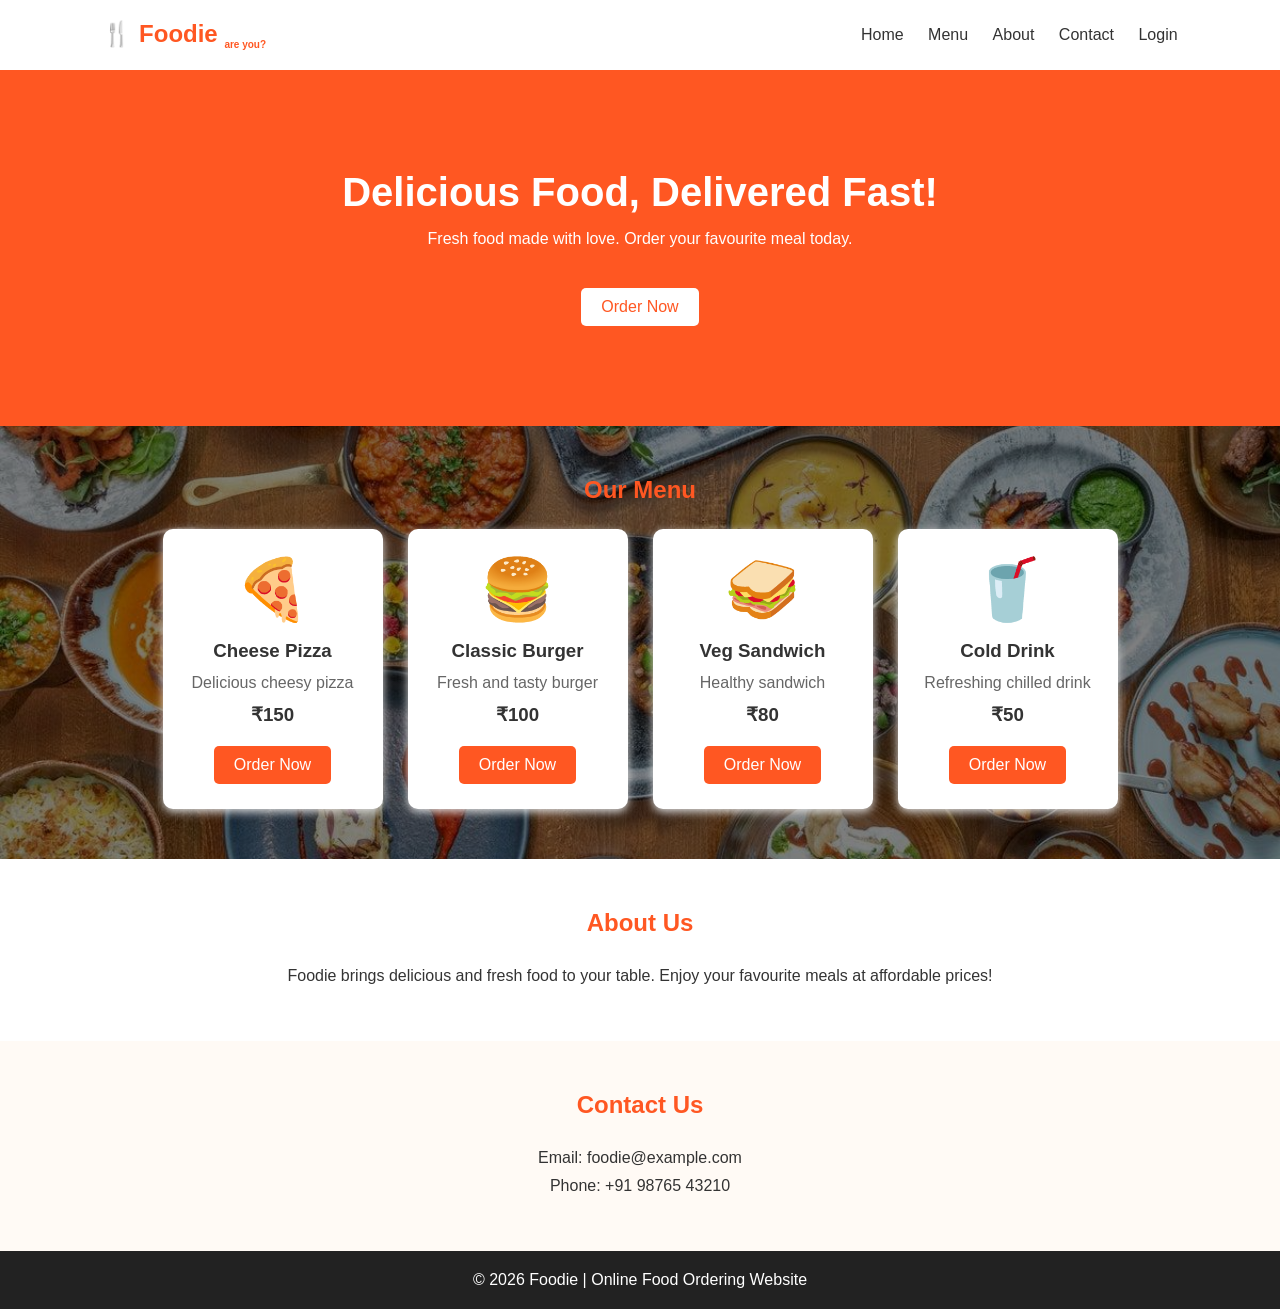
<file: index.html>
<!DOCTYPE html>
<html lang="en">
<head>
    <meta charset="UTF-8">
    <meta name="viewport" content="width=device-width, initial-scale=1.0">
    <title>Foodie - Wanna eat something..</title>
    <link rel="icon" type="image/png" href="Food-Logo.png">
    <link rel="stylesheet" href="style.css">
</head>
<body>

    <header>
        <h2>🍴 Foodie <sub>are you?</sub></h2>
        <nav>
            <a href="#home">Home</a>
            <a href="#menu">Menu</a>
            <a href="#about">About</a>
            <a href="#contact">Contact</a>
            <a href="login.html">Login</a>
        </nav>
    </header>

    <section class="hero" id="home">
        <h1>Delicious Food, Delivered Fast!</h1>
        <p>Fresh food made with love. Order your favourite meal today.</p>
        <a href="order.html" class="btn">Order Now</a>
    </section>

    <section id="menu">
        <h2>Our Menu</h2>

        <div class="foods">
            <div class="food">
                <div class="emoji">🍕</div>
                <h3>Cheese Pizza</h3>
                <p>Delicious cheesy pizza</p>
                <h3>₹150</h3>
                <a href="order.html" class="btn">Order Now</a>
            </div>

            <div class="food">
                <div class="emoji">🍔</div>
                <h3>Classic Burger</h3>
                <p>Fresh and tasty burger</p>
                <h3>₹100</h3>
                <a href="order.html" class="btn">Order Now</a>
            </div>

            <div class="food">
                <div class="emoji">🥪</div>
                <h3>Veg Sandwich</h3>
                <p>Healthy sandwich</p>
                <h3>₹80</h3>
                <a href="order.html" class="btn">Order Now</a>
            </div>

            <div class="food">
                <div class="emoji">🥤</div>
                <h3>Cold Drink</h3>
                <p>Refreshing chilled drink</p>
                <h3>₹50</h3>
                <a href="order.html" class="btn">Order Now</a>
            </div>
        </div>
    </section>

    <section id="about">
        <h2>About Us</h2>
        <p>Foodie brings delicious and fresh food to your table.
           Enjoy your favourite meals at affordable prices!</p>
    </section>

    <section id="contact">
        <h2>Contact Us</h2>
        <p>Email: foodie@example.com</p>
        <p>Phone: +91 98765 43210</p>
    </section>

    <footer>
        <p>© 2026 Foodie | Online Food Ordering Website</p>
    </footer>

</body>
</html>
</file>
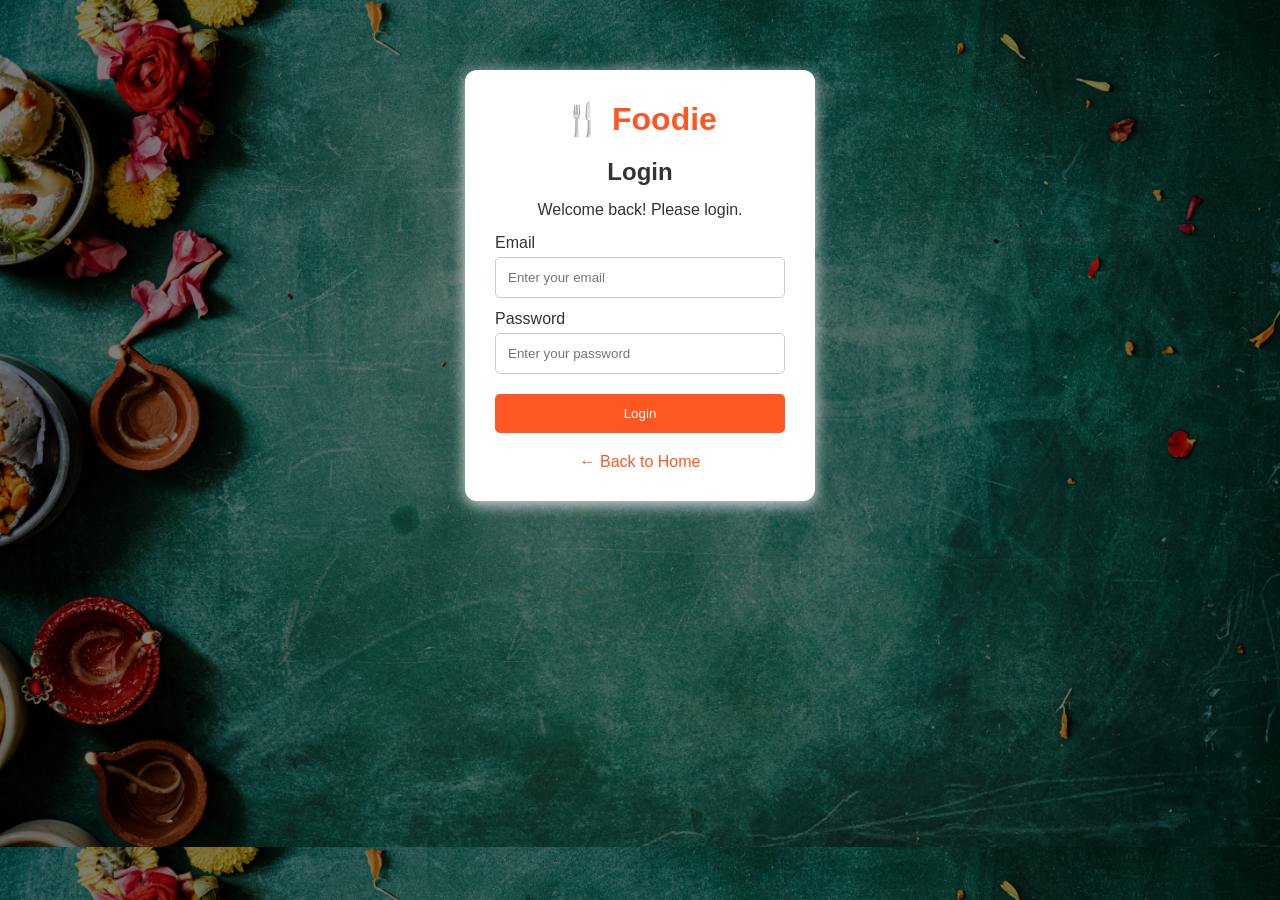
<file: login.html>
<!DOCTYPE html>
<html lang="en">
<head>
    <meta charset="UTF-8">
    <meta name="viewport" content="width=device-width, initial-scale=1.0">
    <title>Foodie Login</title>
    <link rel="icon" type="image/png" href="Food-Logo.png">    
    <link rel="stylesheet" href="style.css">
</head>
<body style="background: linear-gradient(rgba(0,0,0,0.5), rgba(0,0,0,0.5)), url(food-back.jpg); background-size: cover;">

    <div class="login-box">
        <h1>🍴 Foodie</h1>
        <h2>Login</h2>
        <p>Welcome back! Please login.</p>

        <form action="index.html">
            <label>Email</label>
            <input type="email" placeholder="Enter your email" required>

            <label>Password</label>
            <input type="password" placeholder="Enter your password" required>

            <button type="submit">Login</button>
        </form>

        <!-- <p class="signup">Don't have an account? <a href="#">Sign Up</a></p> -->
        <a href="index.html" class="back">← Back to Home</a>
    </div>

</body>
</html>
</file>
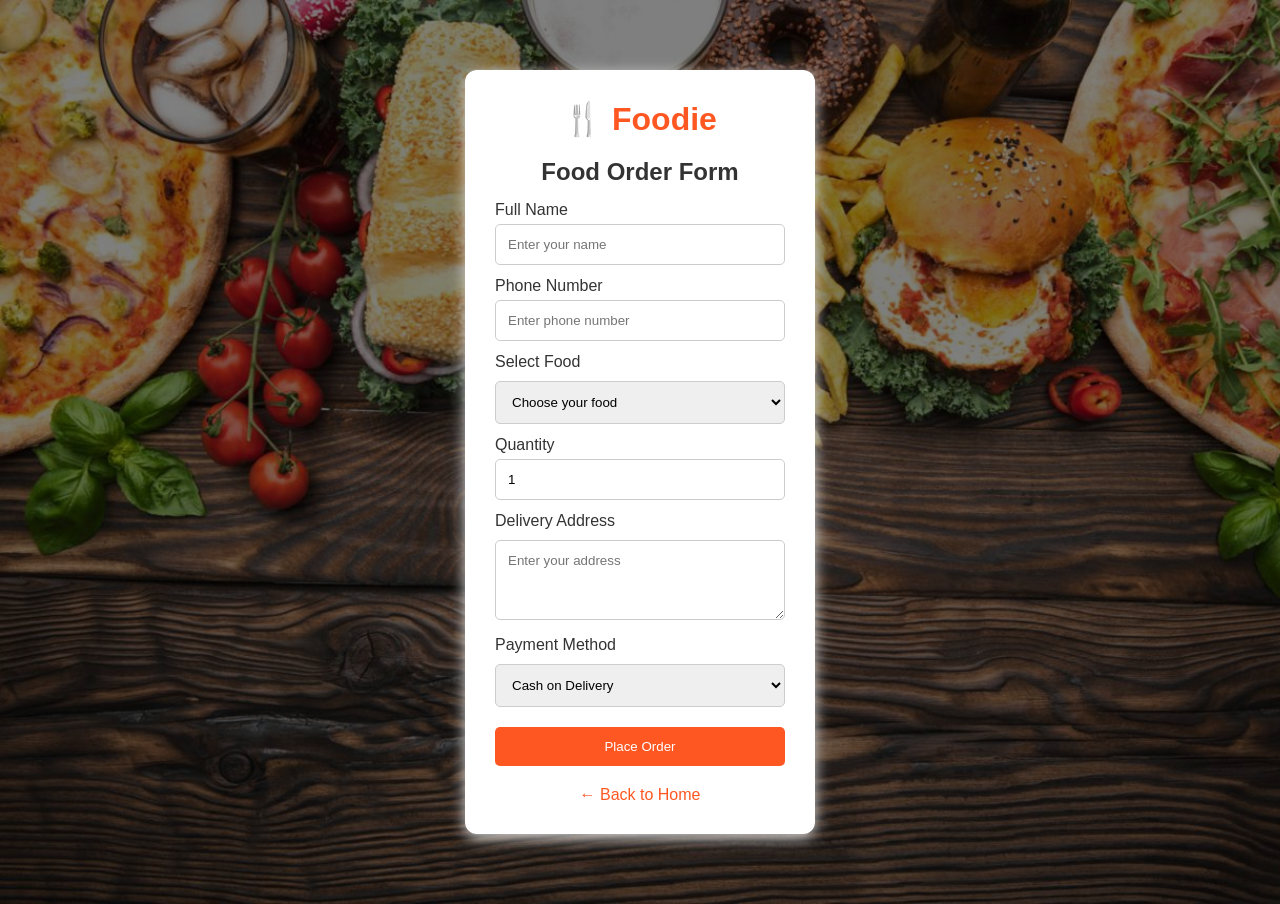
<file: order.html>
<!DOCTYPE html>
<html lang="en">
<head>
    <meta charset="UTF-8">
    <meta name="viewport" content="width=device-width, initial-scale=1.0">
    <title>Food Order Form</title>
    <link rel="icon" type="image/png" href="Food-Logo.png">
    <link rel="stylesheet" href="style.css">
</head>
<body style="background:linear-gradient(rgba(0,0,0,0.5), rgba(0,0,0,0.5)), url(food-back3.jpg); background-size: cover;">

    <div class="login-box">
        <h1>🍴 Foodie</h1>
        <h2>Food Order Form</h2>

        <form action="#">
            <label>Full Name</label>
            <input type="text" placeholder="Enter your name" required>

            <label>Phone Number</label>
            <input type="tel" placeholder="Enter phone number" required>

            <label>Select Food</label>
            <select required>
                <option value="">Choose your food</option>
                <option>Cheese Pizza - ₹150</option>
                <option>Classic Burger - ₹100</option>
                <option>Veg Sandwich - ₹80</option>
                <option>Cold Drink - ₹50</option>
            </select>

            <label>Quantity</label>
            <input type="number" min="1" value="1" required>

            <label>Delivery Address</label>
            <textarea placeholder="Enter your address" required></textarea>

            <label>Payment Method</label>
            <select required>
                <option>Cash on Delivery</option>
                <option>UPI</option>
                <option>Card</option>
            </select>

            <button type="submit">Place Order</button>
        </form>

        <a href="index.html" class="back">← Back to Home</a>
    </div>

</body>
</html>
</file>
<file: style.css>
* {
    margin: 0;
    padding: 0;
    box-sizing: border-box;
}

body {
    font-family: Arial, sans-serif;
    background: #fffaf5;
    color: #333;
}

header {
    background: white;
    padding: 20px 8%;
    display: flex;
    justify-content: space-between;
    align-items: center;
    box-shadow: 0 2px 8px #ddd;
}

sub{
    font-size: 10px;
}
header h2 {
    color: #ff5722;
}

nav a {
    text-decoration: none;
    color: #333;
    margin-left: 20px;
}

nav a:hover {
    color: #ff5722;
}

.hero, #menu{
    background:
        linear-gradient(rgba(0,0,0,0.5), rgba(0,0,0,0.5)),
        url("food-back2.jpg") center/cover no-repeat;
}

.hero {
    background: #ff5722;
    color: white;
    text-align: center;
    padding: 100px 20px;
}

.hero h1 {
    font-size: 40px;
    margin-bottom: 15px;
}

.hero p {
    margin-bottom: 30px;
}

.btn {
    display: inline-block;
    background: #ff5722;
    color: white;
    text-decoration: none;
    padding: 10px 20px;
    border-radius: 5px;
    margin-top: 10px;
}

.hero .btn {
    background: white;
    color: #ff5722;
}

#menu, #about, #contact {
    padding: 50px 8%;
    text-align: center;
}

#menu h2, #about h2, #contact h2 {
    color: #ff5722;
    margin-bottom: 25px;
}

.foods {
    display: flex;
    justify-content: center;
    flex-wrap: wrap;
    gap: 25px;
}

.food {
    background: white;
    padding: 25px;
    width: 220px;
    border-radius: 10px;
    box-shadow: 0 3px 10px #ddd;
}

/* .food:hover {
    transform: translateY(-5px);
} */

.emoji {
    font-size: 60px;
    margin-bottom: 15px;
}

.food p {
    margin: 12px 0;
    color: #666;
}

.food h3 {
    margin-bottom: 10px;
}

#about {
    background: white;
}

#about p, #contact p {
    line-height: 1.8;
}

footer {
    background: #222;
    color: white;
    text-align: center;
    padding: 20px;
}

/* Login Page */

.login-box {
    background: white;
    width: 350px;
    max-width: 90%;
    margin: 70px auto;
    padding: 30px;
    border-radius: 12px;
    box-shadow: 0 4px 15px #ddd;
}

.login-box h1 {
    text-align: center;
    color: #ff5722;
    margin-bottom: 20px;
}

.login-box h2,
.login-box > p {
    text-align: center;
    margin-bottom: 15px;
}

.login-box label {
    display: block;
    margin: 12px 0 5px;
}

.login-box input {
    width: 100%;
    padding: 12px;
    border: 1px solid #ccc;
    border-radius: 5px;
}

.login-box button {
    width: 100%;
    padding: 12px;
    margin-top: 20px;
    background: #ff5722;
    color: white;
    border: none;
    border-radius: 5px;
    cursor: pointer;
}

.login-box button:hover {
    background: #e64a19;
}

.login-box .signup {
    margin-top: 20px;
    font-size: 14px;
}

.login-box a {
    color: #ff5722;
}

.login-box .back {
    display: block;
    text-align: center;
    margin-top: 20px;
    text-decoration: none;
}

/* order from  */


.login-box select,
.login-box textarea {
    width: 100%;
    padding: 12px;
    margin-top: 5px;
    border: 1px solid #ccc;
    border-radius: 5px;
    font-family: Arial, sans-serif;
}

.login-box textarea {
    height: 80px;
    resize: vertical;
}
</file>
